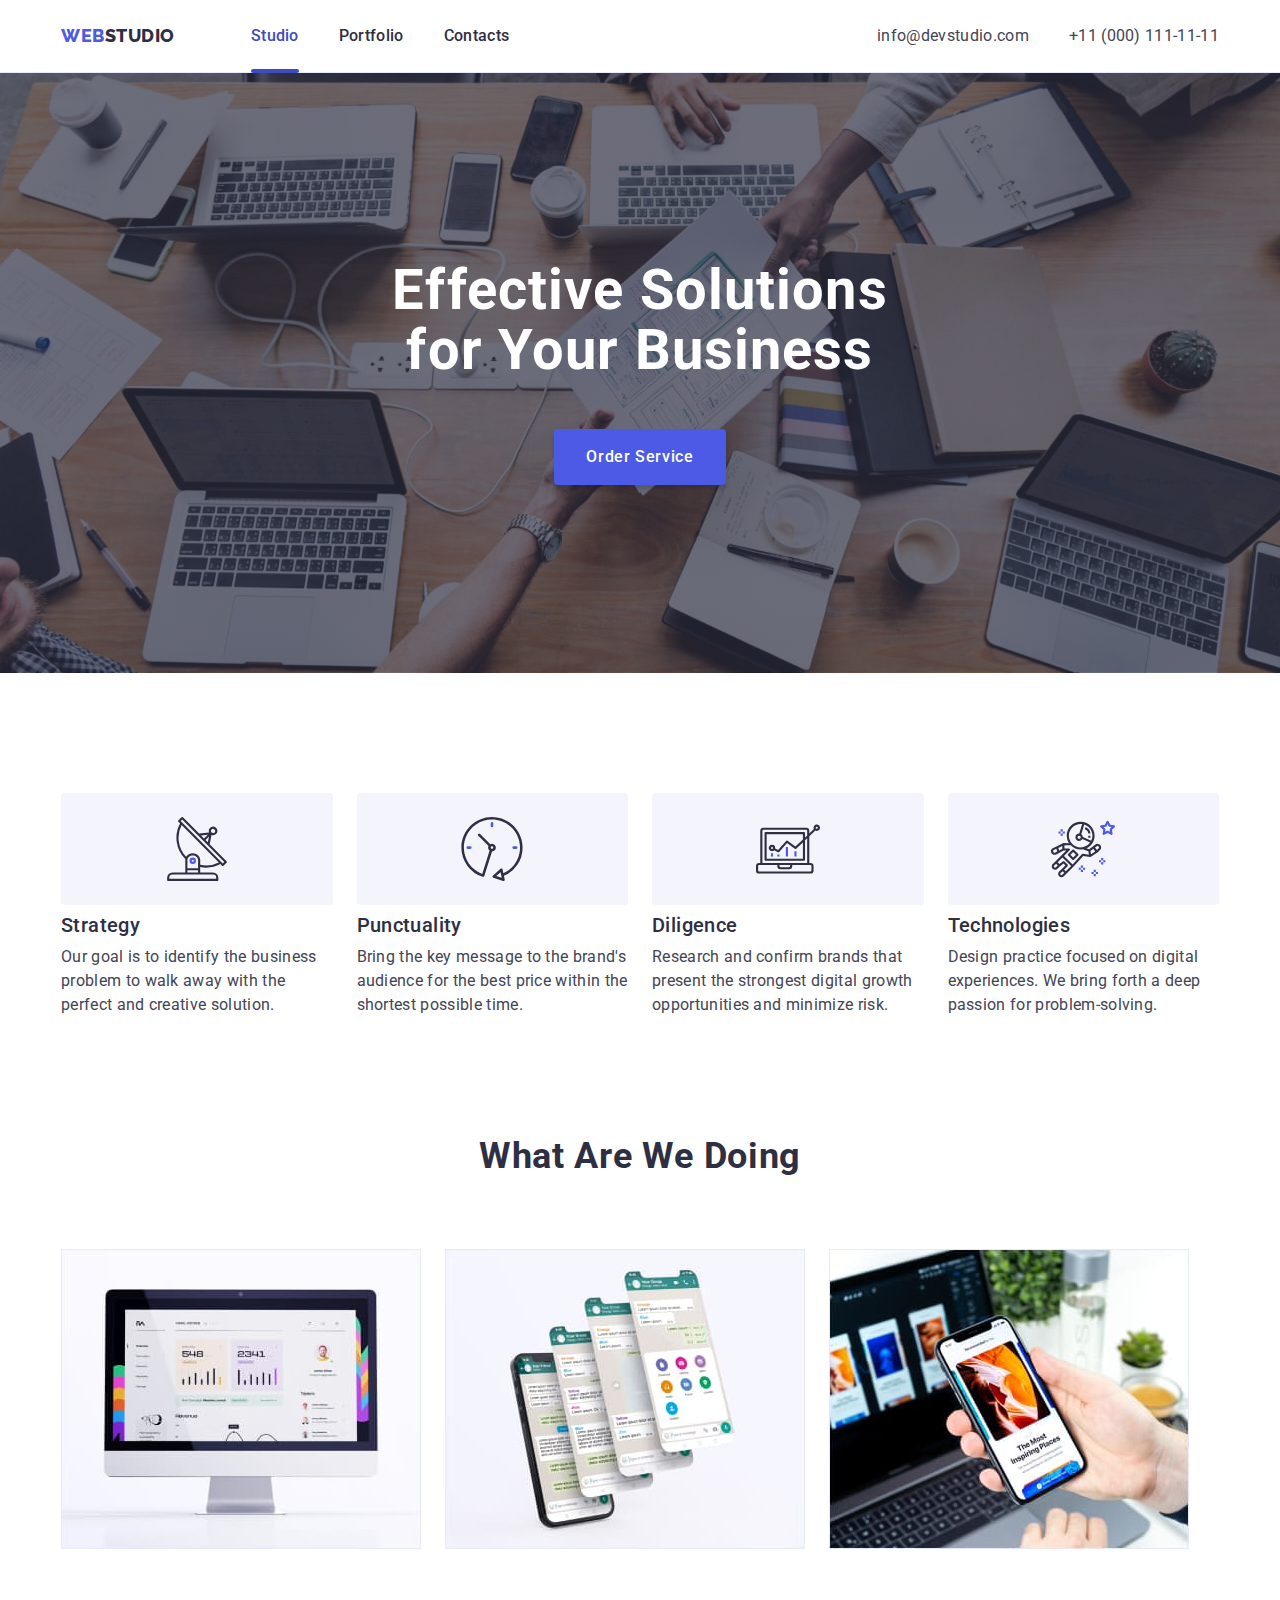
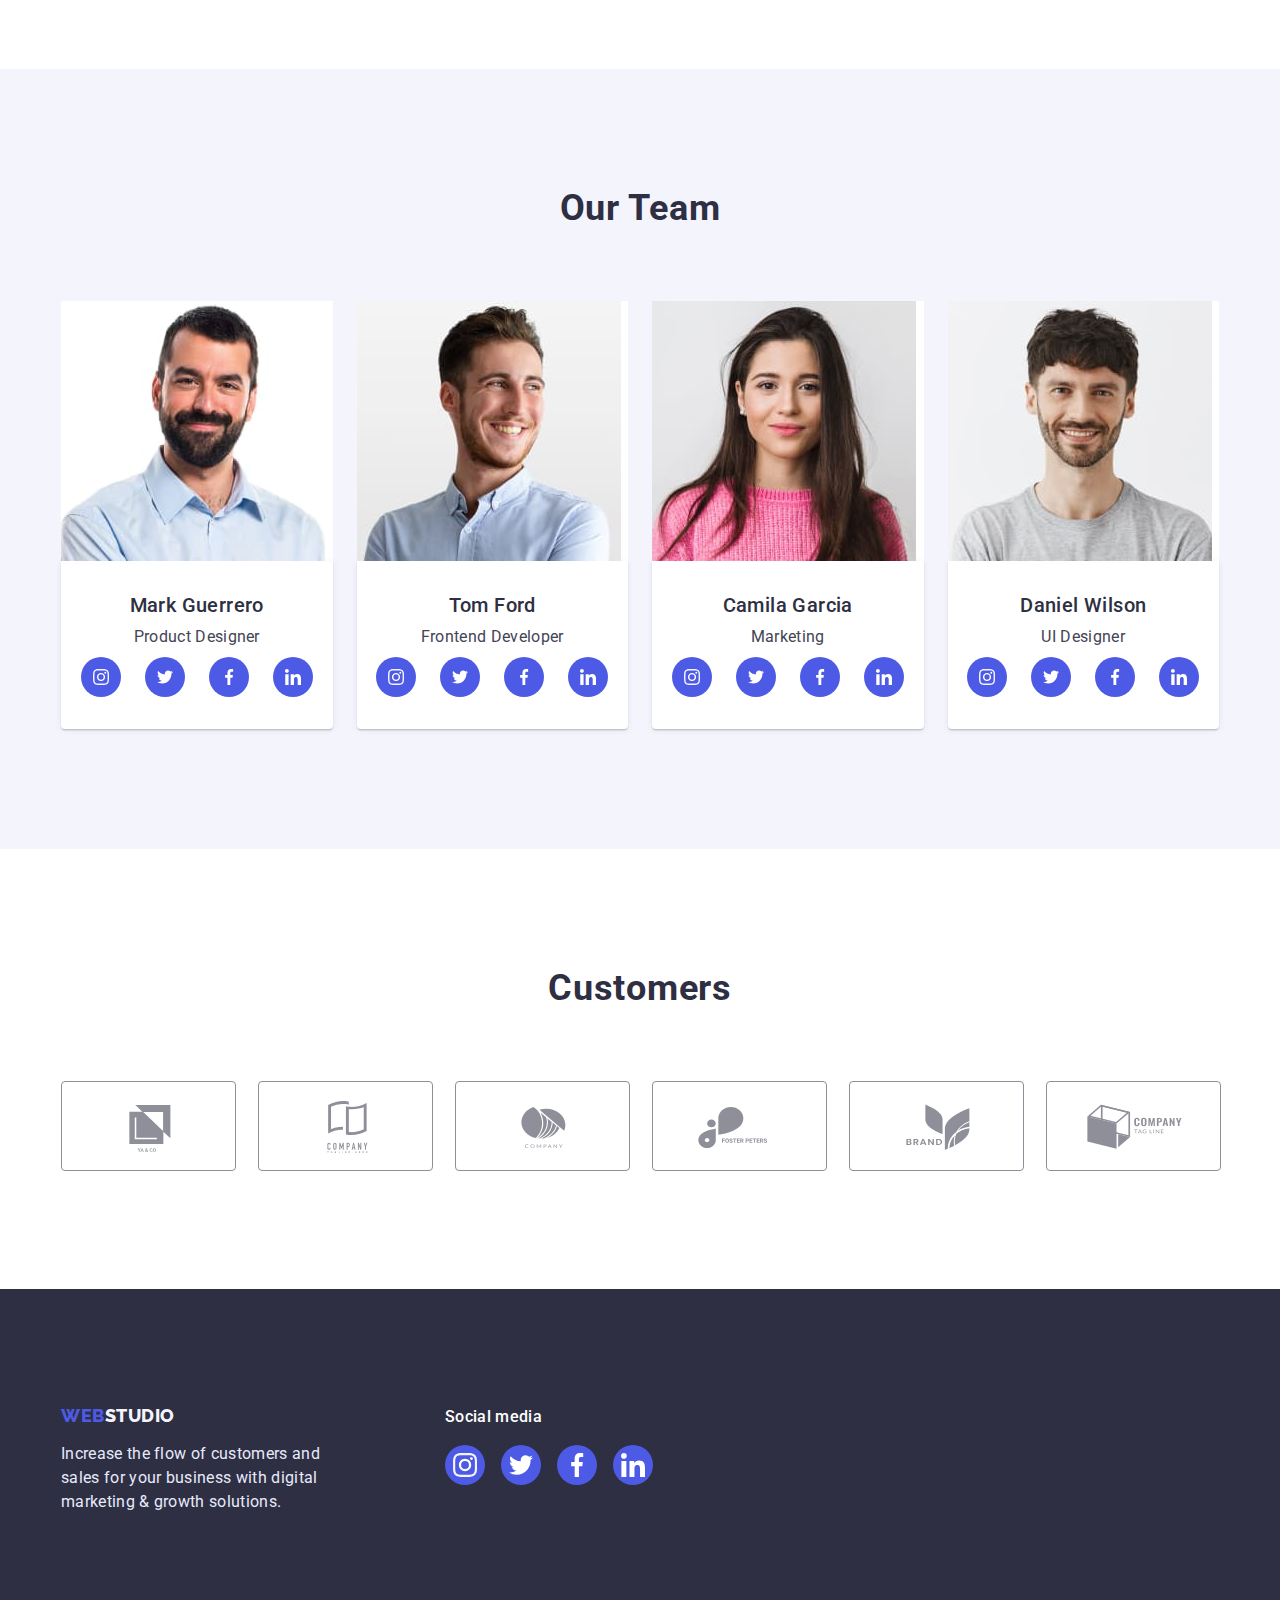
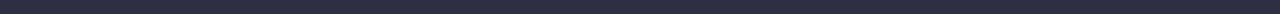
<file: index.html>
<!DOCTYPE html>
<html lang="en">
  <head>
    <meta charset="UTF-8" />
    <meta http-equiv="X-UA-Compatible" content="IE=edge" />
    <meta name="viewport" content="width=device-width, initial-scale=1.0" />
    <title>Document</title>
    <link rel="preconnect" href="https://fonts.googleapis.com" />
    <link rel="preconnect" href="https://fonts.gstatic.com" crossorigin />
    <link
      href="https://fonts.googleapis.com/css2?family=Montserrat:wght@400;700&family=Raleway:wght@800&family=Roboto:wght@400;500;700&display=swap"
      rel="stylesheet"
    />
    <link
      rel="stylesheet"
      href="https://cdnjs.cloudflare.com/ajax/libs/modern-normalize/1.1.0/modern-normalize.min.css"
      integrity="sha512-wpPYUAdjBVSE4KJnH1VR1HeZfpl1ub8YT/NKx4PuQ5NmX2tKuGu6U/JRp5y+Y8XG2tV+wKQpNHVUX03MfMFn9Q=="
      crossorigin="anonymous"
      referrerpolicy="no-referrer"
    />
    <link rel="stylesheet" href="./css/style.css" />
  </head>

  <body>
    <header class="header">
      <div class="container headerflex">
        <nav class="headernav">
          <a class="logo link" href="./index.html"
            >Web<span class="studio">Studio</span></a
          >
          <ul class="list listmenu">
            <li class="listitem">
              <a class="menu stroke link" href="./index.html">Studio</a>
            </li>
            <li class="listitem">
              <a class="menu link" href="./portfolio.html">Portfolio</a>
            </li>
            <li class="listitem">
              <a class="menu link" href="">Contacts</a>
            </li>
          </ul>
        </nav>
        <address class="contacts">
          <ul class="list contactsflex">
            <li class="additem">
              <a class="address link" href="mailto:info@devstudio.com"
                >info@devstudio.com</a
              >
            </li>
            <li class="additem">
              <a class="address link" href="tel:+110001111111"
                >+11 (000) 111-11-11</a
              >
            </li>
          </ul>
        </address>
      </div>
    </header>

    <main>
      <section class="hero section">
        <div class="container">
          <h1 class="heroslogan">Effective Solutions for Your Business</h1>
          <button class="herobutton" type="button" data-modal-open>Order Service</button>
        </div>
        <div class="backdrop is-hidden" data-modal>
          <div class="modal">
            <button class="buttonmodal" type="button" data-modal-close><svg width="8" height="8" class="modalsvg">
                <use href="./images/icons.svg#icon-close"></use>
                </svg></button>
          </div>
        </div>
      </section>

      <section class="section">
        <div class="container">
          <h2 class="about visually-hidden">Hidden</h2>
          <ul class="list aboutlist">
            <li class="aboutli">
              <div class="aboutlink link"> <svg width="64" height="64" class="customersicon">
              <use href="./images/icons.svg#icon-antenna-1"></use>
              </svg></div>
              <h3 class="abouttitle">Strategy</h3>
              <p class="abouttext">
                Our goal is to identify the business problem to walk away with
                the perfect and creative solution.
              </p>
            </li>
            <li class="aboutli">
              <div class="aboutlink link"> <svg width="64" height="64" class="customersicon">
              <use href="./images/icons.svg#icon-clock-1"></use>
              </svg></div>
              <h3 class="abouttitle">Punctuality</h3>
              <p class="abouttext">
                Bring the key message to the brand's audience for the best price
                within the shortest possible time.
              </p>
            </li>
            <li class="aboutli">
              <div class="aboutlink link"> <svg width="64" height="64" class="customersicon">
              <use href="./images/icons.svg#icon-diagram-1"></use>
              </svg></div>
              <h3 class="abouttitle">Diligence</h3>
              <p class="abouttext">
                Research and confirm brands that present the strongest digital
                growth opportunities and minimize risk.
              </p>
            </li>
            <li class="aboutli">
              <div class="aboutlink link"> <svg width="64" height="64" class="customersicon">
              <use href="./images/icons.svg#icon-astronaut-1"></use>
              </svg></div>
              <h3 class="abouttitle">Technologies</h3>
              <p class="abouttext">
                Design practice focused on digital experiences. We bring forth a
                deep passion for problem-solving.
              </p>
            </li>
          </ul>
        </div>
      </section>

      <section class="section doing">
        <div class="container">
          <h2 class="title">What are we doing</h2>
          <ul class="list doingflex">
            <li class="doingli">
              <img
                class="image"
                src="./images/comp.jpg"
                alt="comp"
                width="360"
                height="300"
              />
            </li>
            <li class="doingli">
              <img
                class="image"
                src="./images/handy.jpg"
                alt="handy"
                width="360"
                height="300"
              />
            </li class="doingli">
            <li>
              <img
                class="image"
                src="./images/laptophandy.jpg"
                alt="laptop handy"
                width="360"
                height="300"
              />
            </li>
          </ul>
        </div>
      </section>

      <section class="section team">
        <div class="container">
          <h2 class="title">Our Team</h2>
          <ul class="list teamflex">
            <li class="teamli">
              <img
                class="image"
                src="./images/markguerrero.jpg"
                alt="mark guerrero"
                width="264"
                height="260"
              />
              <div class="teamdiv">
                <h3 class="teammember">Mark Guerrero</h3>
                <p class="teammemberprof">Product Designer</p>
                <ul class="teamsoclist list">
                  <li class="teamsocitems"><a href="" class="teamsoclink link">
                    <svg width="16" height="16" class="teamsocicon">
                      <use href="./images/icons.svg#icon-instagram"></use>
                    </svg>
                  </a></li>
                  <li class="teamsocitems"><a href="" class="teamsoclink link"> <svg width="16" height="16" class="teamsocicon">
                      <use href="./images/icons.svg#icon-twitter"></use>
                    </svg></a></li>
                  <li class="teamsocitems"><a href="" class="teamsoclink link"> <svg width="16" height="16" class="teamsocicon">
                      <use href="./images/icons.svg#icon-facebook"></use>
                    </svg></a></li>
                  <li class="teamsocitems"><a href="" class="teamsoclink link"> <svg width="16" height="16" class="teamsocicon">
                      <use href="./images/icons.svg#icon-linkedin"></use>
                    </svg></a></li>
                </ul>
              </div>
            </li>
            <li class="teamli">
              <img
                class="image"
                src="./images/tomford.jpg"
                alt="tom ford"
                width="264"
                height="260"
              />
              <div class="teamdiv">
                <h3 class="teammember">Tom Ford</h3>
                <p class="teammemberprof">Frontend Developer</p>
                <ul class="teamsoclist list">
                  <li class="teamsocitems"><a href="" class="teamsoclink link">
                    <svg width="16" height="16" class="teamsocicon">
                      <use href="./images/icons.svg#icon-instagram"></use>
                    </svg>
                  </a></li>
                  <li class="teamsocitems"><a href="" class="teamsoclink link"> <svg width="16" height="16" class="teamsocicon">
                      <use href="./images/icons.svg#icon-twitter"></use>
                    </svg></a></li>
                  <li class="teamsocitems"><a href="" class="teamsoclink link"> <svg width="16" height="16" class="teamsocicon">
                      <use href="./images/icons.svg#icon-facebook"></use>
                    </svg></a></li>
                  <li class="teamsocitems"><a href="" class="teamsoclink link"> <svg width="16" height="16" class="teamsocicon">
                      <use href="./images/icons.svg#icon-linkedin"></use>
                    </svg></a></li>
                </ul>
              </div>
            </li>
            <li class="teamli">
              <img
                class="image"
                src="./images/camilagarcia.jpg"
                alt="camila garcia"
                width="264"
                height="260"
              />
              <div class="teamdiv">
                <h3 class="teammember">Camila Garcia</h3>
                <p class="teammemberprof">Marketing</p>
                <ul class="teamsoclist list">
                  <li class="teamsocitems"><a href="" class="teamsoclink link">
                    <svg width="16" height="16" class="teamsocicon">
                      <use href="./images/icons.svg#icon-instagram"></use>
                    </svg>
                  </a></li>
                  <li class="teamsocitems"><a href="" class="teamsoclink link"> <svg width="16" height="16" class="teamsocicon">
                      <use href="./images/icons.svg#icon-twitter"></use>
                    </svg></a></li>
                  <li class="teamsocitems"><a href="" class="teamsoclink link"> <svg width="16" height="16" class="teamsocicon">
                      <use href="./images/icons.svg#icon-facebook"></use>
                    </svg></a></li>
                  <li class="teamsocitems"><a href="" class="teamsoclink link"> <svg width="16" height="16" class="teamsocicon">
                      <use href="./images/icons.svg#icon-linkedin"></use>
                    </svg></a></li>
                </ul>
              </div>
            </li>
            <li class="teamli">
              <img
                class="image"
                src="./images/danielwilson.jpg"
                alt="daniel wilson"
                width="264"
                height="260"
              />
              <div class="teamdiv">
                <h3 class="teammember">Daniel Wilson</h3>
                <p class="teammemberprof">UI Designer</p>
                <ul class="teamsoclist list">
                  <li class="teamsocitems"><a href="" class="teamsoclink link">
                    <svg width="16" height="16" class="teamsocicon">
                      <use href="./images/icons.svg#icon-instagram"></use>
                    </svg>
                  </a></li>
                  <li class="teamsocitems"><a href="" class="teamsoclink link"> <svg width="16" height="16" class="teamsocicon">
                      <use href="./images/icons.svg#icon-twitter"></use>
                    </svg></a></li>
                  <li class="teamsocitems"><a href="" class="teamsoclink link"> <svg width="16" height="16" class="teamsocicon">
                      <use href="./images/icons.svg#icon-facebook"></use>
                    </svg></a></li>
                  <li class="teamsocitems"><a href="" class="teamsoclink link"> <svg width="16" height="16" class="teamsocicon">
                      <use href="./images/icons.svg#icon-linkedin"></use>
                    </svg></a></li>
                </ul>
              </div>
            </li>
          </ul>
        </div>
      </section>

      <section class="section customers">
        <div class="container">
          <h2 class="title">Customers</h2>
          <ul class="list customersflex">
            <li class="customersli">
              <a href="" class="customerslink link"> <svg width="104" height="56" class="customersicon">
              <use href="./images/icons.svg#icon-Logo"></use>
              </svg></a>
            </li>
            <li class="customersli">
              <a href="" class="customerslink link"> <svg width="104" height="56" class="customersicon">
              <use href="./images/icons.svg#icon-Logo-2"></use>
              </svg></a>
            </li>
            <li class="customersli">
              <a href="" class="customerslink link"> <svg width="104" height="56" class="customersicon">
              <use href="./images/icons.svg#icon-Logo-1"></use>
              </svg></a>
            </li>
            <li class="customersli">
              <a href="" class="customerslink link"> <svg width="104" height="56" class="customersicon">
              <use href="./images/icons.svg#icon-Logo-3"></use>
              </svg></a>
            </li>
            <li class="customersli">
              <a href="" class="customerslink link"> <svg width="104" height="56" class="customersicon">
              <use href="./images/icons.svg#icon-Logo-4"></use>
              </svg></a>
            </li>
            <li class="customersli">
              <a href="" class="customerslink link"> <svg width="104" height="56" class="customersicon">
              <use href="./images/icons.svg#icon-Logo-5"></use>
              </svg></a>
            </li>
          </ul>
        </div>
      </section>
    </main>

    <footer class="footer">
      <div class="container contfooter">
        <div class="footerleft">
        <a class="logofooter link" href="./index.html"
          >Web<span class="studiofooter">Studio</span></a
        >
        <p class="footertextleft">
          Increase the flow of customers and sales for your business with
          digital marketing & growth solutions.
        </p>
        </div>
        <div class="footercenter">
        <p class="footertextcenter">Social media</p>
        <ul class="footersoclist list">
            <li class="footersocitems"><a href="" class="footersoclink link">
                <svg width="24" height="24" class="footersocicon">
                <use href="./images/icons.svg#icon-instagram"></use>
                </svg></a></li>
            <li class="footersocitems"><a href="" class="footersoclink link"> <svg width="24" height="24" class="footersocicon">
                <use href="./images/icons.svg#icon-twitter"></use>
                </svg></a></li>
            <li class="footersocitems"><a href="" class="footersoclink link"> <svg width="24" height="24" class="footersocicon">
                <use href="./images/icons.svg#icon-facebook"></use>
                </svg></a></li>
            <li class="footersocitems"><a href="" class="footersoclink link"> <svg width="24" height="24" class="footersocicon">
                <use href="./images/icons.svg#icon-linkedin"></use>
                </svg></a></li>
        </ul>
        </div>
      </div>
    </footer>
    <script src="./js/modal.js"></script>
  </body>
</html>
</file>
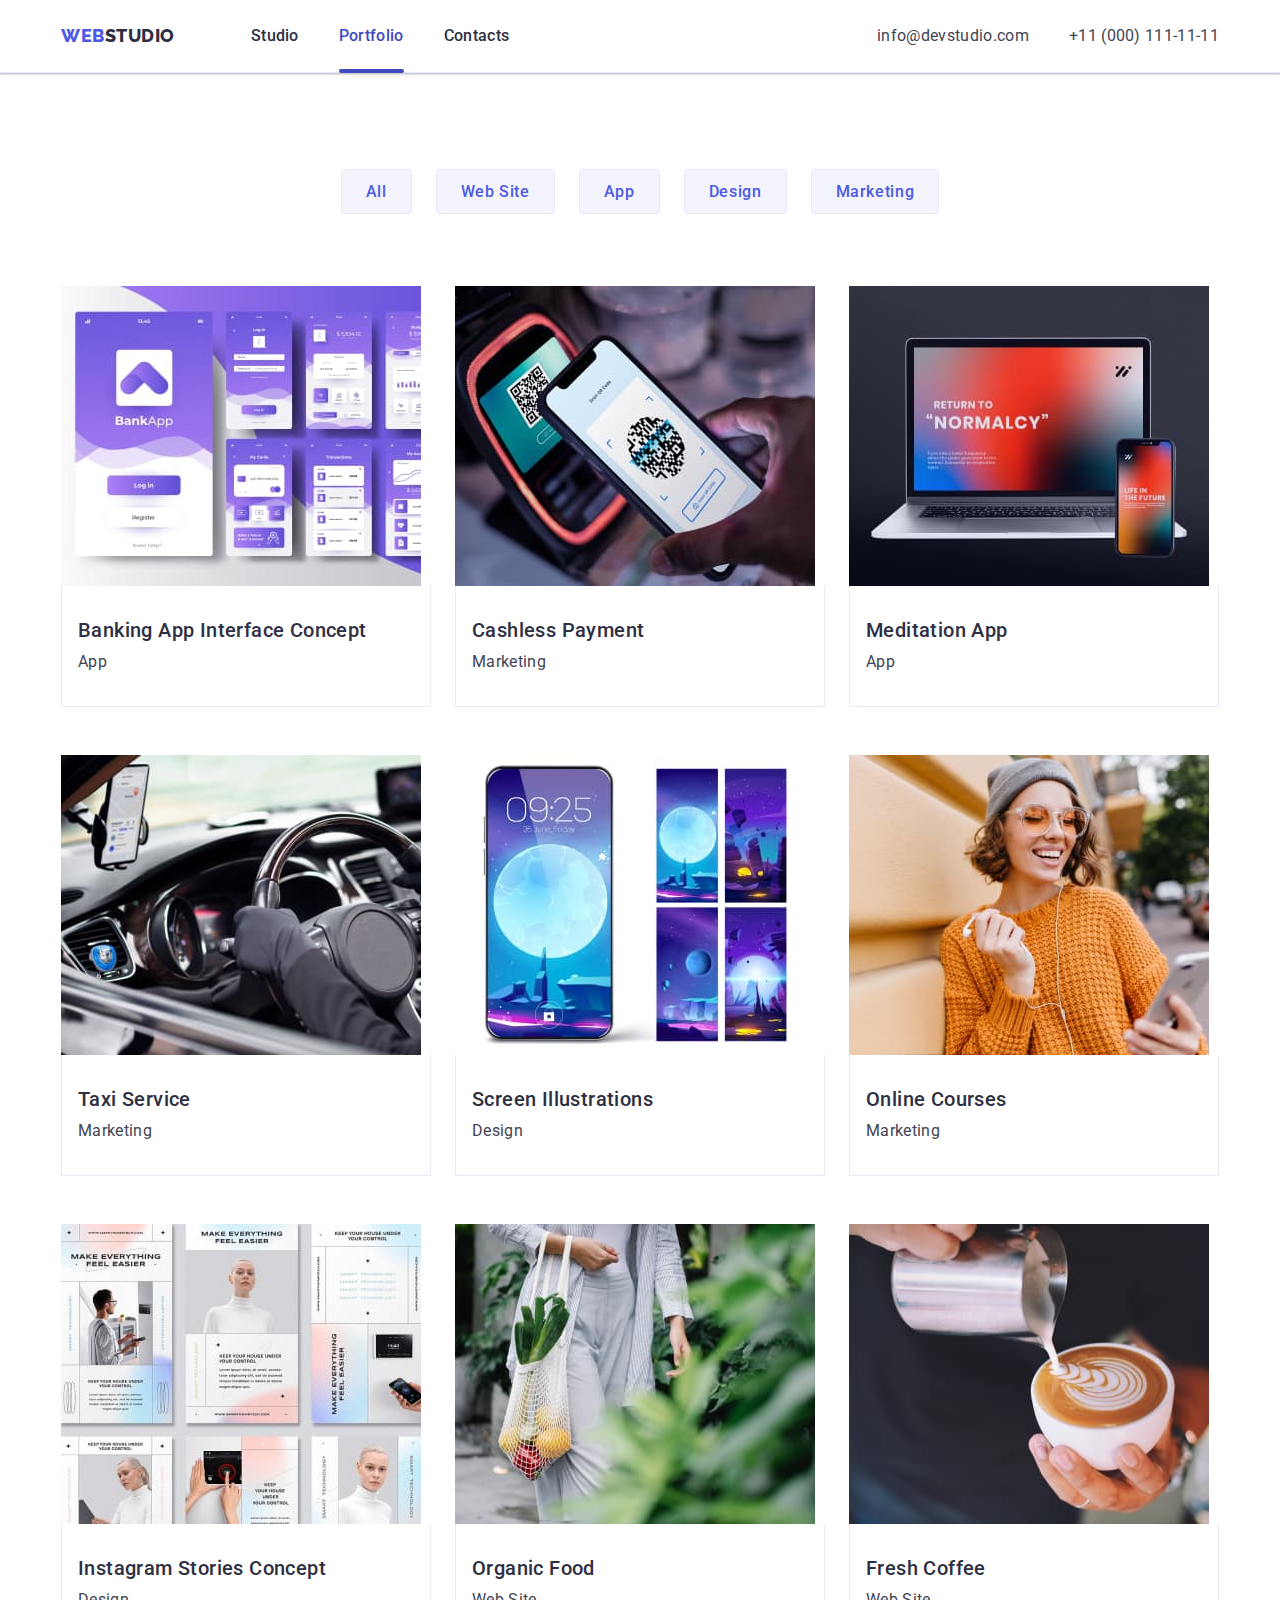
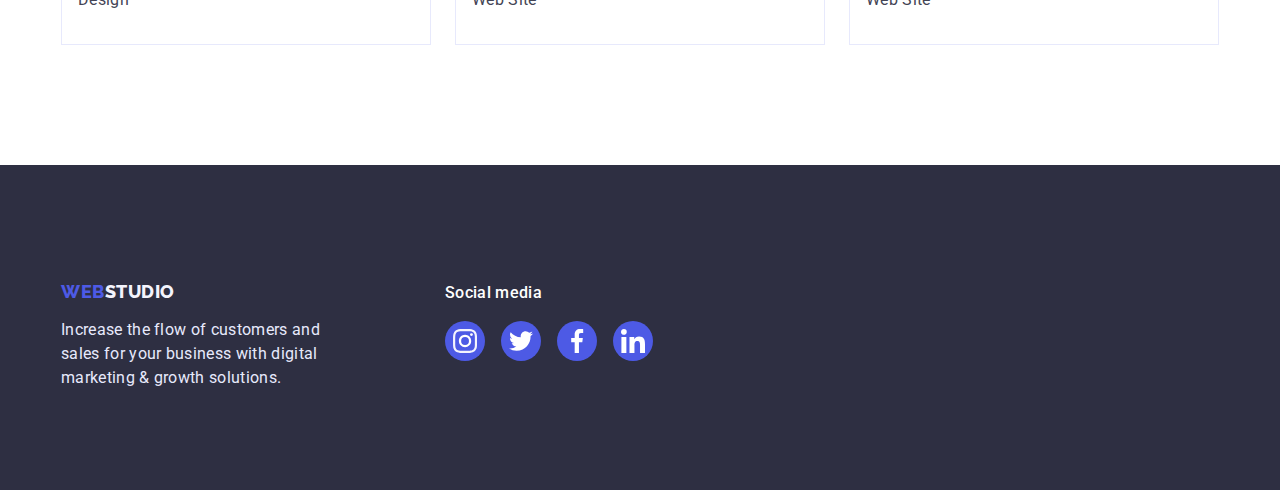
<file: portfolio.html>
<!DOCTYPE html>
<html lang="en">
  <head>
    <meta charset="UTF-8" />
    <meta http-equiv="X-UA-Compatible" content="IE=edge" />
    <meta name="viewport" content="width=device-width, initial-scale=1.0" />
    <title>Document</title>
    <link rel="preconnect" href="https://fonts.googleapis.com" />
    <link rel="preconnect" href="https://fonts.gstatic.com" crossorigin />
    <link
      href="https://fonts.googleapis.com/css2?family=Montserrat:wght@400;700&family=Raleway:wght@800&family=Roboto:wght@400;500;700&display=swap"
      rel="stylesheet"
    />
    <link
      rel="stylesheet"
      href="https://cdnjs.cloudflare.com/ajax/libs/modern-normalize/1.1.0/modern-normalize.min.css"
      integrity="sha512-wpPYUAdjBVSE4KJnH1VR1HeZfpl1ub8YT/NKx4PuQ5NmX2tKuGu6U/JRp5y+Y8XG2tV+wKQpNHVUX03MfMFn9Q=="
      crossorigin="anonymous"
      referrerpolicy="no-referrer"
    />
    <link rel="stylesheet" href="./css/style.css" />
  </head>

  <body>
    <header class="header">
      <div class="container headerflex">
        <nav class="headernav">
          <a class="logo link" href="./index.html"
            >Web<span class="studio">Studio</span></a
          >
          <ul class="list listmenu">
            <li class="listitem">
              <a class="menu link" href="./index.html">Studio</a>
            </li>
            <li class="listitem">
              <a class="menu stroke link" href="./portfolio.html">Portfolio</a>
            </li>
            <li class="listitem">
              <a class="menu link" href="">Contacts</a>
            </li>
          </ul>
        </nav>
        <address class="contacts">
          <ul class="list contactsflex">
            <li class="additem">
              <a class="address link" href="mailto:info@devstudio.com"
                >info@devstudio.com</a
              >
            </li>
            <li class="additem">
              <a class="address link" href="tel:+110001111111"
                >+11 (000) 111-11-11</a
              >
            </li>
          </ul>
        </address>
      </div>
    </header>

    <main>
      <section class="section portfolio">
        <div class="container">
          <h1 class="visually-hidden">Portfolio</h1>
          <ul class="list portfoliolist">
            <li class="portfolioli">
              <button class="buttonfilter" type="button">All</button>
            </li>
            <li class="portfolioli">
              <button class="buttonfilter" type="button">Web Site</button>
            </li>
            <li class="portfolioli">
              <button class="buttonfilter" type="button">App</button>
            </li>
            <li class="portfolioli">
              <button class="buttonfilter" type="button">Design</button>
            </li>
            <li class="portfolioli">
              <button class="buttonfilter" type="button">Marketing</button>
            </li>
          </ul>
          <ul class="list portfoliofilter">
            <li class="portfoliofilterli">
              <a class="link portfoliolink">
                  <div class="linkthumb">
                    <img
                      class="image"
                      src="./images/Portfolio/Bankingapp.jpg"
                      alt=""
                      width="360"
                      height="300"
                    />
                    <p class="imagedescription">
                      14 Stylish and User-Friendly App Design Concepts · Task
                      Manager App · Calorie Tracker App · Exotic Fruit Ecommerce
                      App · Cloud Storage App
                    </p>
                  </div>
                <div class="card">
                  <h2 class="cardtitle">Banking App Interface Concept</h2>
                  <p class="cardtext">App</p>
                </div>
              </a>
            </li>
            <li class="portfoliofilterli">
              <a class="link portfoliolink">
                <div class="linkthumb">
                <img
                  class="image"
                  src="./images/Portfolio/Cashlesspayment.jpg"
                  alt="cashlesspayment"
                  width="360"
                  height="300"
                />
                <p class="imagedescription">
                      14 Stylish and User-Friendly App Design Concepts · Task
                      Manager App · Calorie Tracker App · Exotic Fruit Ecommerce
                      App · Cloud Storage App
                    </p>
                  </div>
                <div class="card">
                  <h2 class="cardtitle">Cashless Payment</h2>
                  <p class="cardtext">Marketing</p>
                </div>
              </a>
            </li>
            <li class="portfoliofilterli">
              <a class="link portfoliolink">
                <div class="linkthumb">
                <img
                  class="image"
                  src="./images/Portfolio/Meditationapp.jpg"
                  alt="meditationapp"
                  width="360"
                  height="300"
                />
                <p class="imagedescription">
                  14 Stylish and User-Friendly App Design Concepts · Task
                  Manager App · Calorie Tracker App · Exotic Fruit Ecommerce
                  App · Cloud Storage App
                </p>
              </div>
                <div class="card">
                  <h2 class="cardtitle">Meditation App</h2>
                  <p class="cardtext">App</p>
                </div>
              </a>
            </li>
            <li class="portfoliofilterli">
              <a class="link portfoliolink">
                <div class="linkthumb">
                <img
                  class="image"
                  src="./images/Portfolio/Taxiservice.jpg"
                  alt="taxiservice"
                  width="360"
                  height="300"
                />
                <p class="imagedescription">
                  14 Stylish and User-Friendly App Design Concepts · Task
                  Manager App · Calorie Tracker App · Exotic Fruit Ecommerce
                  App · Cloud Storage App
                </p>
              </div>
                <div class="card">
                  <h2 class="cardtitle">Taxi Service</h2>
                  <p class="cardtext">Marketing</p>
                </div>
              </a>
            </li>
            <li class="portfoliofilterli">
              <a class="link portfoliolink">
                <div class="linkthumb">
                <img
                  class="image"
                  src="./images/Portfolio/Screenillustrations.jpg"
                  alt="screenillustrations"
                  width="360"
                  height="300"
                />
                <p class="imagedescription">
                  14 Stylish and User-Friendly App Design Concepts · Task
                  Manager App · Calorie Tracker App · Exotic Fruit Ecommerce
                  App · Cloud Storage App
                </p>
              </div>
                <div class="card">
                  <h2 class="cardtitle">Screen Illustrations</h2>
                  <p class="cardtext">Design</p>
                </div>
              </a>
            </li>
            <li class="portfoliofilterli">
              <a class="link portfoliolink">
                <div class="linkthumb">
                <img
                  class="image"
                  src="./images/Portfolio/Onlinecourses.jpg"
                  alt="onlinecourses"
                  width="360"
                  height="300"
                />
                <p class="imagedescription">
                  14 Stylish and User-Friendly App Design Concepts · Task
                  Manager App · Calorie Tracker App · Exotic Fruit Ecommerce
                  App · Cloud Storage App
                </p>
              </div>
                <div class="card">
                  <h2 class="cardtitle">Online Courses</h2>
                  <p class="cardtext">Marketing</p>
                </div>
              </a>
            </li>
            <li class="portfoliofilterli">
              <a class="link portfoliolink">
                <div class="linkthumb">
                <img
                  class="image"
                  src="./images/Portfolio/Instagramstories.jpg"
                  alt="instagramstories"
                  width="360"
                  height="300"
                />
                <p class="imagedescription">
                  14 Stylish and User-Friendly App Design Concepts · Task
                  Manager App · Calorie Tracker App · Exotic Fruit Ecommerce
                  App · Cloud Storage App
                </p>
              </div>
                <div class="card">
                  <h2 class="cardtitle">Instagram Stories Concept</h2>
                  <p class="cardtext">Design</p>
                </div>
              </a>
            </li>
            <li class="portfoliofilterli">
              <a class="link portfoliolink">
                <div class="linkthumb">
                <img
                  class="image"
                  src="./images/Portfolio/Organicfood.jpg"
                  alt="organicfood"
                  width="360"
                  height="300"
                />
                <p class="imagedescription">
                  14 Stylish and User-Friendly App Design Concepts · Task
                  Manager App · Calorie Tracker App · Exotic Fruit Ecommerce
                  App · Cloud Storage App
                </p>
              </div>
                <div class="card">
                  <h2 class="cardtitle">Organic Food</h2>
                  <p class="cardtext">Web Site</p>
                </div>
              </a>
            </li>
            <li class="portfoliofilterli">
              <a class="link portfoliolink">
                <div class="linkthumb">
                <img
                  class="image"
                  src="./images/Portfolio/Freshcoffee.jpg"
                  alt="freshcoffee"
                  width="360"
                  height="300"
                />
                <p class="imagedescription">
                  14 Stylish and User-Friendly App Design Concepts · Task
                  Manager App · Calorie Tracker App · Exotic Fruit Ecommerce
                  App · Cloud Storage App
                </p>
              </div>
                <div class="card">
                  <h2 class="cardtitle">Fresh Coffee</h2>
                  <p class="cardtext">Web Site</p>
                </div>
              </a>
            </li>
          </ul>
        </div>
      </section>
    </main>
    <footer class="footer">
      <div class="container contfooter">
        <div class="footerleft">
          <a class="logofooter link" href="./index.html"
            >Web<span class="studiofooter">Studio</span></a
          >
          <p class="footertextleft">
            Increase the flow of customers and sales for your business with
            digital marketing & growth solutions.
          </p>
        </div>
        <div class="footercenter">
          <p class="footertextcenter">Social media</p>
          <ul class="footersoclist list">
            <li class="footersocitems">
              <a href="" class="footersoclink link">
                <svg width="24" height="24" class="footersocicon">
                  <use href="./images/icons.svg#icon-instagram"></use></svg
              ></a>
            </li>
            <li class="footersocitems">
              <a href="" class="footersoclink link">
                <svg width="24" height="24" class="footersocicon">
                  <use href="./images/icons.svg#icon-twitter"></use></svg
              ></a>
            </li>
            <li class="footersocitems">
              <a href="" class="footersoclink link">
                <svg width="24" height="24" class="footersocicon">
                  <use href="./images/icons.svg#icon-facebook"></use></svg
              ></a>
            </li>
            <li class="footersocitems">
              <a href="" class="footersoclink link">
                <svg width="24" height="24" class="footersocicon">
                  <use href="./images/icons.svg#icon-linkedin"></use></svg
              ></a>
            </li>
          </ul>
        </div>
      </div>
    </footer>
  </body>
</html>
</file>
<file: css/style.css>
body {
  margin: 0;
  font-family: "Roboto", sans-serif;
  font-size: 16px;
  line-height: 1.5;
  color: #434455;
}

/*---*/

:root {
  --iris: #4d5ae5;
  --ocean: #404bbf;
  --navy-blue: #2e2f42;
  --green: #31d0aa;
  --slate: #434455;
  --lightslate: #8e8f99;
  --cornflower: #e7e9fc;
  --cloud: #f4f4fd;
  --navy-blue-modal: #2e2f42;
  --white: #ffffff;
  --herobuttoncolor: rgba(0, 0, 0, 0.15);
  --teamcolor: #d9d9d9;
}

* *::before *::after {
  box-sizing: border-box;
}

.container {
  width: 1158px;
  padding: 0 15px;
  margin: 0 auto;
}

.section {
  padding: 120px 0;
}

.image {
  display: block;
  max-width: 100%;
  height: auto;
}

.list {
  list-style: none;
  padding: 0;
  margin: 0;
}

.link {
  text-decoration: none;
}

.visually-hidden {
  position: absolute;
  width: 1px;
  height: 1px;
  margin: -1px;
  border: 0;
  padding: 0;
  white-space: nowrap;
  clip-path: inset(100%);
  clip: rect(0 0 0 0);
  overflow: hidden;
}

/*HEADER*/

.header {
  padding: 24px;
  border-bottom: 1px solid var(--cornflower);
  box-shadow: 0px 1px 6px rgba(46, 47, 66, 0.08),
    0px 1px 1px rgba(46, 47, 66, 0.16), 0px 2px 1px rgba(46, 47, 66, 0.08);
}

.headerflex {
  display: flex;
  justify-content: space-between;
  align-items: center;
}

.headernav {
  display: flex;
  justify-content: space-between;
  align-items: center;
}

.listmenu {
  display: flex;
  gap: 40px;
}

.logo {
  margin-right: 76px;
  font-family: "Raleway", sans-serif;
  font-weight: 800;
  font-size: 18px;
  line-height: 1.17;
  letter-spacing: 0.03em;
  text-transform: uppercase;
  color: var(--iris);
}

.studio {
  color: var(--navy-blue);
}

.menu {
  position: relative;
  display: block;
  font-weight: 500;
  letter-spacing: 0.02em;
  color: var(--navy-blue);
  transition-property: color;
  transition-duration: 250ms;
  transition-timing-function: cubic-bezier(0.4, 0, 0.2, 1);
}

.menu::after {
  content: "";
  display:block;
  opacity: 0;
  position: absolute;
  bottom: -25px;
  left: 0;
  height: 4px;
  width: 100%;
  border-radius: 2px;
  background-color: var(--ocean);
  transition-property: opacity;
  transition-duration: 250ms;
  transition-timing-function: cubic-bezier(0.4, 0, 0.2, 1);
}

.menu.stroke {
  color: var(--ocean);
}

.menu:hover,
.menu:focus {
  color: var(--ocean);
}

.menu:hover::after,
.menu:focus::after,
.menu.stroke::after {
  opacity: 1;
}

.contacts {
  font-style: normal;
  justify-content: space-between;
  align-items: center;
}

.contactsflex {
  display: flex;
  gap: 40px;
}

.additem {
  display: flex;
}

.address {
  letter-spacing: 0.02em;
  color: var(--slate);
  transition-property: color;
  transition-duration: 250ms;
  transition-timing-function: cubic-bezier(0.4, 0, 0.2, 1);
}

.address:hover,
.address:focus {
  color: var(--ocean);
}

/*HERO*/

.hero {
  max-width: 1440px;
  margin: 0 auto;
  padding: 188px 0;
  text-align: center;
  background-color: var(--navy-blue);
  background-image: linear-gradient(
      rgba(46, 47, 66, 0.7),
      rgba(46, 47, 66, 0.7)
    ),
    url(../images/heroimage.jpg);
  background-repeat: no-repeat;
  background-position: center;
  background-size: cover;
}

.heroslogan {
  width: 496px;
  margin: 0 auto;
  margin-bottom: 48px;
  font-weight: 700;
  font-size: 56px;
  line-height: 1.07;
  text-align: center;
  letter-spacing: 0.02em;
  color: var(--white);
}

.herobutton {
  display: block;
  align-items: center;
  margin: 0 auto;
  padding: 16px 32px;
  border: 0;
  font-family: "Roboto", sans-serif;
  font-weight: 500;
  font-size: 16px;
  line-height: 1.5;
  letter-spacing: 0.04em;
  color: var(--white);
  background-color: var(--iris);
  box-shadow: 0px 4px 4px var(--herobuttoncolor);
  border-radius: 4px;
  cursor: pointer;
  transition-property: background-color;
  transition-duration: 250ms;
  transition-timing-function: cubic-bezier(0.4, 0, 0.2, 1);
}

.herobutton:hover,
.herobutton:focus {
  background-color: var(--ocean);  
}

.backdrop {
  position: fixed;
  top: 0;
  left: 0;
  width: 100%;
  height: 100%;
  background-color: rgba(46, 47, 66, 0.4);
}

.modal {
  width: 408px;
  height: 576px;
  border-radius: 4px;
  background: #fcfcfc;
  box-shadow: 0px 1px 1px rgba(0, 0, 0, 0.14), 0px 1px 3px rgba(0, 0, 0, 0.12),
    0px 2px 1px rgba(0, 0, 0, 0.2);
  position: relative;
  top: 50%;
  left: 50%;
  transform: translate(-50%, -50%);
}

.backdrop.is-hidden {
  visibility: hidden;
  opacity: 0;
  pointer-events: none;
}

.buttonmodal {
  position: absolute;
  display: flex;
  align-items: center;
  justify-content: center;
  margin: 0 auto;
  top: 24px;
  right: 24px;
  width: 24px;
  height: 24px;
  border-radius: 50%;
  color: var(--navy-blue);
  border: 1px solid rgba(0, 0, 0, 0.1);
  cursor: pointer;
  transition-property: background-color, color;
  transition-duration: 250ms;
  transition-timing-function: cubic-bezier(0.4, 0, 0.2, 1);
}

.buttonmodal:hover,
.buttonmodal:focus {
  color: var(--white);
  background-color: var(--ocean);
}

.modalsvg {
  fill: currentColor;
}

/*ABOUT*/

.aboutlist {
  display: flex;
  gap: 24px;
}

.aboutli {
  display: block;
  width: calc((100% - 72px) / 4);
}

.abouttitle {
  margin: 0 0 8px 0;
  font-weight: 500;
  font-size: 20px;
  line-height: 1.2;
  letter-spacing: 0.02em;
  color: var(--navy-blue);
}

.abouttext {
  margin: 0;
  letter-spacing: 0.02em;
}

.aboutlink {
  margin: 0 0 8px 0;
  width: 100%;
  height: 112px;
  border-radius: 4px;
  background-color: var(--cloud);
  display: flex;
  align-items: center;
  justify-content: center;
}

/*WHAT ARE WE DOING*/

.doing {
  padding-top: 0;
}

.doingflex {
  display: flex;
  gap: 24px;
}

/*OUR TEAM*/

.team {
  background-color: var(--cloud);
}

.title {
  margin: 0 0 72px 0;
  font-weight: 700;
  font-size: 36px;
  line-height: 1.11;
  text-align: center;
  letter-spacing: 0.02em;
  text-transform: capitalize;
  color: var(--navy-blue);
}

.teamflex {
  display: flex;
  gap: 24px;
}

.teamli {
  width: calc((100% - 72px) / 4);
  background-color: var(--white);
}

.teamdiv {
  padding: 32px 0;
  box-shadow: 0px 1px 6px rgba(46, 47, 66, 0.08),
    0px 1px 1px rgba(46, 47, 66, 0.16), 0px 2px 1px rgba(46, 47, 66, 0.08);
  border-radius: 0px 0px 4px 4px;
}

.teammember {
  margin-top: 0;
  margin-bottom: 8px;
  font-weight: 500;
  font-size: 20px;
  line-height: 1.2;
  text-align: center;
  letter-spacing: 0.02em;
  color: var(--navy-blue);
}

.teammemberprof {
  margin: 0;
  text-align: center;
  letter-spacing: 0.02em;
  margin-bottom: 8px;
}

.teamsoclist {
  display: flex;
  justify-content: center;
  gap: 24px;
}

.teamsocitems {
  width: 40px;
  height: 40px;
}

.teamsoclink {
  width: 100%;
  height: 100%;
  border-radius: 50%;
  background-color: #4d5ae5;
  display: flex;
  align-items: center;
  justify-content: center;
  transition-property: background-color;
  transition-duration: 250ms;
  transition-timing-function: cubic-bezier(0.4, 0, 0.2, 1);
}

.teamsoclink:hover,
.teamsoclink:focus {
  background-color: var(--ocean);
}

.teamsocicon {
  fill: var(--white);
}

/*CUSTOMERS*/

.customersflex {
  display: flex;
  justify-content: center;
  gap: 24px;
}

.customersli {
  width: calc((100% - 120px) / 6);
  height: 88px;
}

.customerslink {
  width: 100%;
  height: 100%;
  border: 1px solid var(--lightslate);
  border-radius: 4px;
  background-color: var(--white);
  color: var(--lightslate);
  display: flex;
  align-items: center;
  justify-content: center;
  transition-property: border, color;
  transition-duration: 250ms;
  transition-timing-function: cubic-bezier(0.4, 0, 0.2, 1);
}

.customerslink:hover,
.customerslink:focus {
  border-color: var(--ocean);
  color: var(--ocean);
}

.customersicon {
  fill: currentColor;
}

/*FOOTER*/

.footer {
  padding: 100px 0;
  font-family: "Roboto", sans-serif;
  background-color: var(--navy-blue);
}

.contfooter {
  display: flex;
  align-items: baseline;
}

.footerleft {
  width: 264px;
  margin-right: 120px;
}

.logofooter {
  display: inline-block;
  margin-bottom: 16px;
  font-family: "Raleway", sans-serif;
  font-weight: 800;
  font-size: 18px;
  line-height: 1.17;
  letter-spacing: 0.03em;
  text-transform: uppercase;
  color: var(--iris);
}

.studiofooter {
  color: var(--cloud);
}

.footertextleft {
  margin: 0;
  font-size: 16px;
  letter-spacing: 0.02em;
  color: var(--cornflower);
}

.footercenter {
  justify-content: center;
}

.footertextcenter {
  margin-bottom: 16px;
  font-weight: 500;
  font-size: 16px;
  letter-spacing: 0.02em;
  color: var(--white);
}

.footersoclist {
  display: flex;
  justify-content: center;
  gap: 16px;
}

.footersocitems {
  width: 40px;
  height: 40px;
}

.footersoclink {
  width: 100%;
  height: 100%;
  border-radius: 50%;
  background-color: var(--iris);
  display: flex;
  align-items: center;
  justify-content: center;
  transition-property: color;
  transition-duration: 250ms;
  transition-timing-function: cubic-bezier(0.4, 0, 0.2, 1);
}

.footersoclink:hover,
.footersoclink:focus {
  background-color: var(--green);
}

.footersocicon {
  fill: var(--white);
}

/*PORTFOLIO*/

.section.portfolio {
  padding-top: 96px;
}

.portfoliolist {
  display: flex;
  justify-content: center;
  align-items: center;
  margin: 0 0 72px 0;
  gap: 24px;
}

.portfoliofilter {
  display: flex;
  flex-wrap: wrap;
  gap: 48px 24px;
}

.portfoliofilterli {
  width: calc((100% - 48px) / 3);
  position: relative;
}

.portfoliolink {
  display: block;
  position: relative;
  transition-property: box-shadow;
  transition-duration: 250ms;
  transition-timing-function: cubic-bezier(0.4, 0, 0.2, 1);
}

.portfoliolink:hover,
.portfoliolink:focus {
  box-shadow: 0px 1px 6px rgba(46, 47, 66, 0.08),
    0px 1px 1px rgba(46, 47, 66, 0.16), 0px 2px 1px rgba(46, 47, 66, 0.08);
}

.buttonfilter {
  font-family: "Roboto", sans-serif;
  font-weight: 500;
  font-size: 16px;
  letter-spacing: 0.04em;
  display: flex;
  text-align: center;
  color: var(--iris);
  background-color: var(--cloud);
  cursor: pointer;
  padding: 12px 24px;
  border: 1px solid var(--cornflower);
  border-radius: 4px;
  transition-property: color, background-color, box-shadow, border;
  transition-duration: 250ms;
  transition-timing-function: cubic-bezier(0.4, 0, 0.2, 1);
}

.buttonfilter:hover,
.buttonfilter:focus {
  color: var(--white);
  background-color: var(--ocean);
  box-shadow: 0px 3px 1px rgba(0, 0, 0, 0.1), 0px 2px 1px rgba(0, 0, 0, 0.08),
    0px 2px 2px rgba(0, 0, 0, 0.12);
  border: 1px solid var(--ocean);
}

.linkthumb {
  position: relative;
  overflow: hidden;
}

.imagedescription {
  position: absolute;
  margin: 0;
  padding: 40px 32px;
  top: 0;
  left: 0;
  width: 100%;
  height: 100%;
  transform: translateY(100%);
  transition: transform 250ms;
  transition-property: transform;
  transition-duration: 250ms;
  transition-timing-function: cubic-bezier(0.4, 0, 0.2, 1);
  color: var(--white);
}

.linkthumb::before {
  display: inline-block;
  content: "";
  position: absolute;
  width: 100%;
  height: 100%;
  top: 0;
  left: 0;
  background-color: var(--iris);
  transform: translateY(100%);
  transition-property: transform;
  transition-duration: 250ms;
  transition-timing-function: cubic-bezier(0.4, 0, 0.2, 1);
}

.portfoliolink:hover .imagedescription {
  transform: translateY(0);
}

.portfoliolink:hover .linkthumb::before{
  transform: translateY(0);
}

.card {
  padding: 32px 0 32px 16px;
  border: 1px solid var(--cornflower);
  border-top: 0;
}

.cardtitle {
  margin-top: 0;
  margin-bottom: 8px;
  font-weight: 500;
  font-size: 20px;
  line-height: 1.2;
  letter-spacing: 0.02em;
  color: var(--navy-blue);
}

.cardtext {
  margin: 0;
  letter-spacing: 0.02em;
  color: var(--slate);
}
</file>
